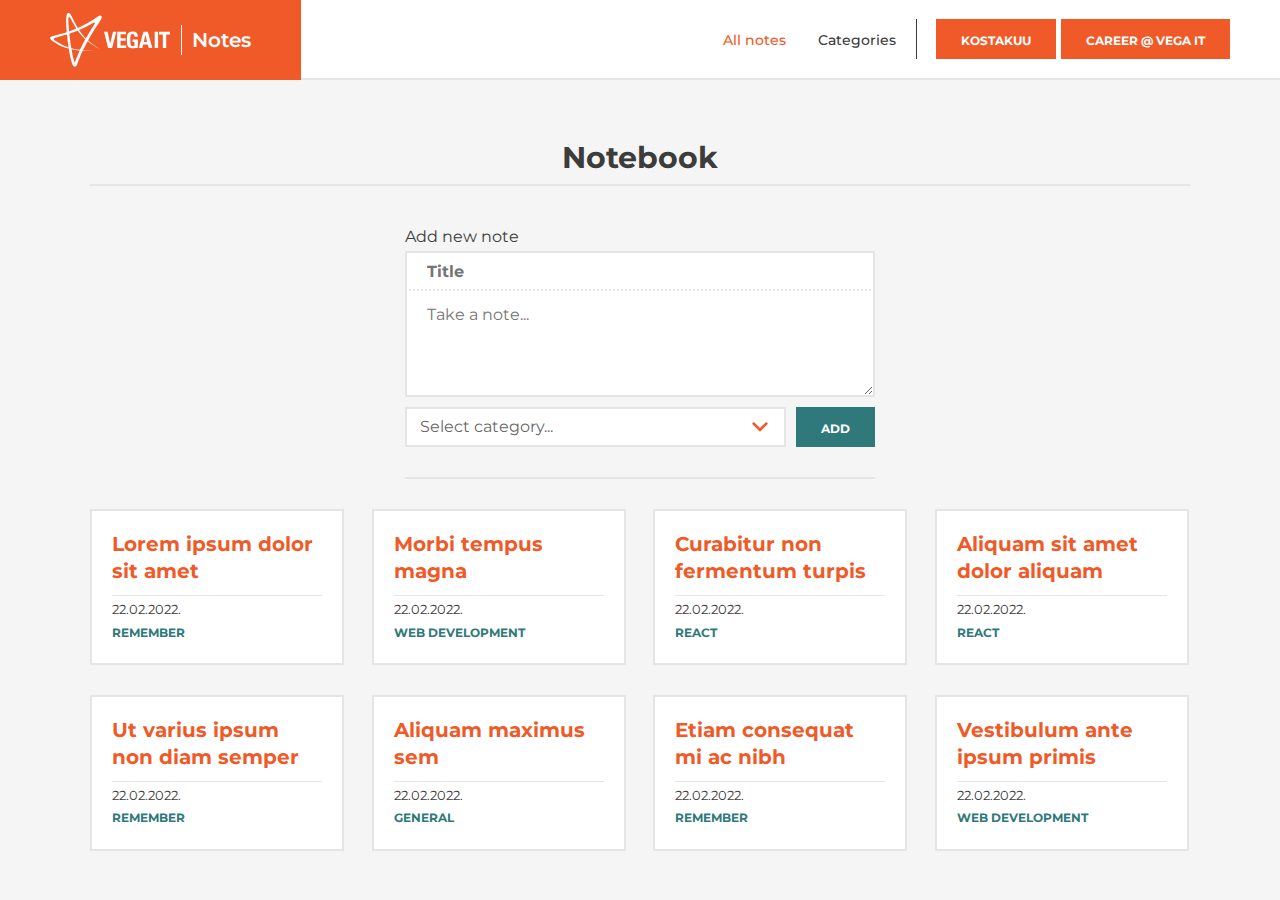
<file: index.html>
<!DOCTYPE html>
<html lang="en">

<head>
    <meta http-equiv="x-ua-compatible" content="ie=edge">
    <meta name="viewport" content="width=device-width, initial-scale=1, shrink-to-fit=no">
    <meta name="format-detection" content="telephone=no">
    <meta charset="utf-8">
    <meta name="description" content="">
    <title>Notebook | Home page</title>
    <link rel="preconnect" href="https://fonts.googleapis.com">
    <link rel="preconnect" href="https://fonts.gstatic.com" crossorigin>
    <link href="https://fonts.googleapis.com/css2?family=Montserrat:wght@400;500;600;700" rel="stylesheet">
    <meta name="robots" content="noindex, nofollow">
    <meta name="googlebot" content="noindex, nofollow">
    <!-- main css file -->
    <link rel="stylesheet" href="css/style.css">
    <!-- global js file -->
    <script defer src="js/global.js"></script>
    <link href="favicon.ico" rel="icon"/>
</head>

<body>
<header class="header header--orange">
    <a href="index.html" class="header__logo">
        <img src="images/logo-white.svg" alt="" class="header__logo-img"/>
        <span class="header__logo-text">Notes</span>
    </a>
    <button class="header__hamburger js-header-hamburger">
        <span class="header__hamburger__bar"></span>
        <span class="sr-only">Menu</span>
    </button>
    <div class="header__actions js-header-actions">
        <nav class="header__nav">
            <a href="index.html" class="header__nav-link header__nav-link--active">All notes</a>
            <a href="categories.html" class="header__nav-link">Categories</a>
        </nav>
        <div class="header__buttons">
            <a href="https://kostakuu.rs" target="_blank" class="header__btn btn btn--orange">kostakuu</a>
            <a href="https://www.vegait.rs/career/" target="_blank" class="header__btn btn btn--orange">
                Career @ Vega IT
            </a>
        </div>
    </div>
</header>
<main class="main">
    <div class="wrap">
        <div class="intro">
            <h1 class="intro__title">Notebook</h1>
        </div>
        <div class="new-note">
            <form action="javascript:;" class="new-note__form form">
                <div class="form__row">
                    <div class="form__item">
                        <label for="noteTitle" class="form__label">Add new note</label>
                        <input type="text" id="noteTitle" class="new-note__input form__input" placeholder="Title">
                        <label>
                            <textarea class="new-note__textarea form__textarea" placeholder="Take a note..."></textarea>
                        </label>
                    </div>
                </div>
                <div class="new-note__actions form__actions">
                    <div class="form__dropdown js-dropdown">
                        <button type="button"
                                class="form__dropdown-btn form__dropdown-btn--placeholder js-dropdown-btn">Select
                            category...
                        </button>
                        <ul class="form__dropdown-list">
                            <li class="form__dropdown-item js-dropdown-item">Remember</li>
                            <li class="form__dropdown-item js-dropdown-item">Web development</li>
                            <li class="form__dropdown-item js-dropdown-item">React</li>
                            <li class="form__dropdown-item js-dropdown-item">General</li>
                        </ul>
                    </div>
                    <button type="submit" class="new-note__submit btn btn--green">Add</button>
                </div>
            </form>
        </div>
        <div class="notebook">
            <div class="notebook__item">
                <h2 class="notebook__title">
                    <a href="item-details.html" class="notebook__link">Lorem ipsum dolor sit amet</a>
                </h2>
                <span class="notebook__date">22.02.2022.</span>
                <a href="category-filter.html" class="notebook__category">Remember</a>
            </div>
            <div class="notebook__item">
                <h2 class="notebook__title">
                    <a href="item-details.html" class="notebook__link">Morbi tempus magna</a>
                </h2>
                <span class="notebook__date">22.02.2022.</span>
                <a href="category-filter.html" class="notebook__category">Web development</a>
            </div>
            <div class="notebook__item">
                <h2 class="notebook__title">
                    <a href="item-details.html" class="notebook__link">Curabitur non fermentum turpis</a>
                </h2>
                <span class="notebook__date">22.02.2022.</span>
                <a href="category-filter.html" class="notebook__category">React</a>
            </div>
            <div class="notebook__item">
                <h2 class="notebook__title">
                    <a href="item-details.html" class="notebook__link">Aliquam sit amet dolor aliquam</a>
                </h2>
                <span class="notebook__date">22.02.2022.</span>
                <a href="category-filter.html" class="notebook__category">React</a>
            </div>
            <div class="notebook__item">
                <h2 class="notebook__title">
                    <a href="item-details.html" class="notebook__link">Ut varius ipsum non diam semper</a>
                </h2>
                <span class="notebook__date">22.02.2022.</span>
                <a href="category-filter.html" class="notebook__category">Remember</a>
            </div>
            <div class="notebook__item">
                <h2 class="notebook__title">
                    <a href="item-details.html" class="notebook__link">Aliquam maximus sem</a>
                </h2>
                <span class="notebook__date">22.02.2022.</span>
                <a href="category-filter.html" class="notebook__category">General</a>
            </div>
            <div class="notebook__item">
                <h2 class="notebook__title">
                    <a href="item-details.html" class="notebook__link">Etiam consequat mi ac nibh</a>
                </h2>
                <span class="notebook__date">22.02.2022.</span>
                <a href="category-filter.html" class="notebook__category">Remember</a>
            </div>
            <div class="notebook__item">
                <h2 class="notebook__title">
                    <a href="item-details.html" class="notebook__link">Vestibulum ante ipsum primis</a>
                </h2>
                <span class="notebook__date">22.02.2022.</span>
                <a href="category-filter.html" class="notebook__category">Web development</a>
            </div>
        </div>
    </div>
</main>
</body>

</html>
</file>
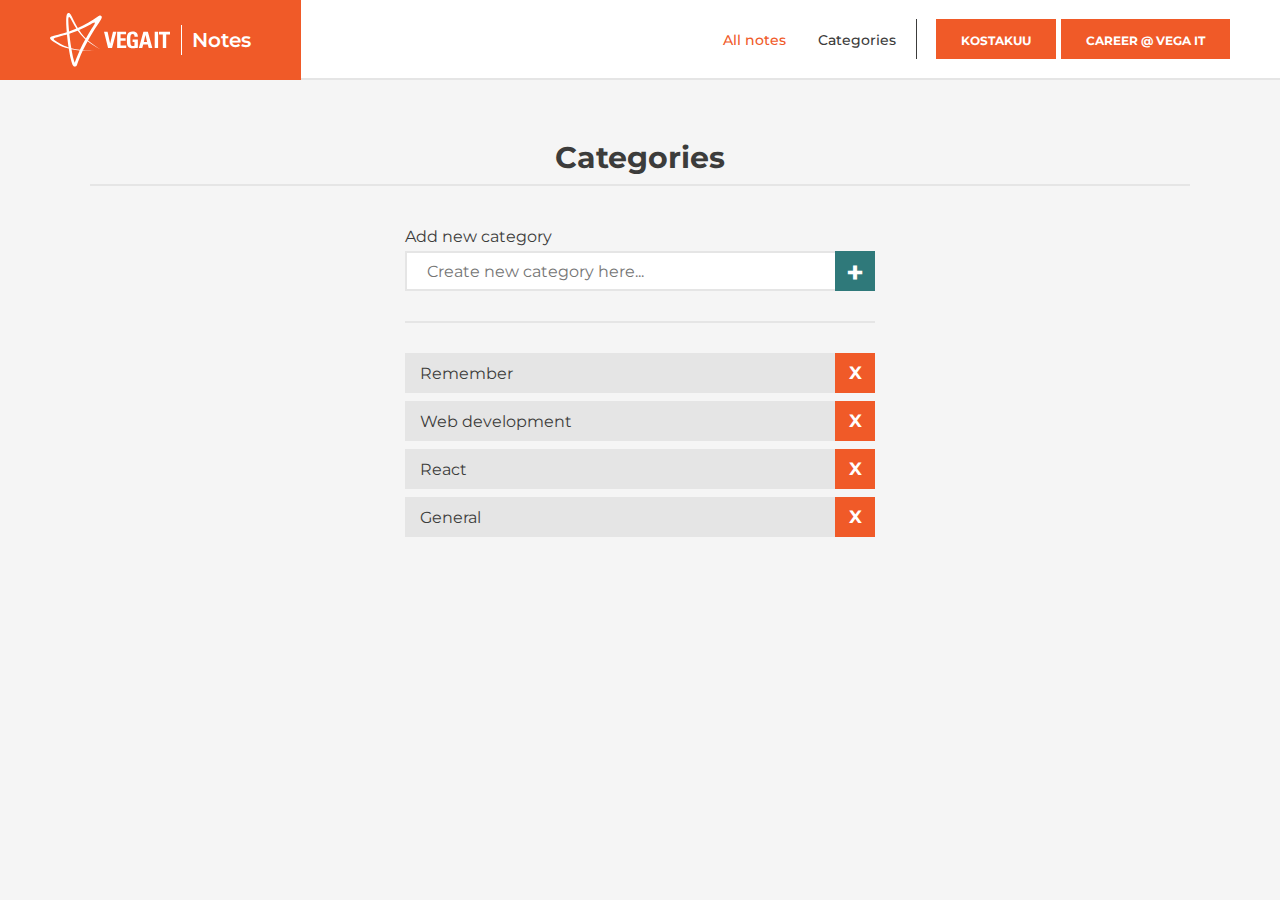
<file: categories.html>
<!DOCTYPE html>
<html lang="en">

<head>
    <meta http-equiv="x-ua-compatible" content="ie=edge">
    <meta name="viewport" content="width=device-width, initial-scale=1, shrink-to-fit=no">
    <meta name="format-detection" content="telephone=no">
    <meta charset="utf-8">
    <meta name="description" content="">
    <title>TODO page</title>
    <link rel="preconnect" href="https://fonts.googleapis.com">
    <link rel="preconnect" href="https://fonts.gstatic.com" crossorigin>
    <link href="https://fonts.googleapis.com/css2?family=Montserrat:wght@400;500;600;700" rel="stylesheet">
    <meta name="robots" content="noindex, nofollow">
    <meta name="googlebot" content="noindex, nofollow">
    <!-- main css file -->
    <link rel="stylesheet" href="css/style.css">
    <!-- global js file -->
    <script defer src="js/global.js"></script>
    <link href="favicon.ico" rel="icon"/>
</head>

<body>
<header class="header header--orange">
    <a href="index.html" class="header__logo">
        <img src="images/logo-white.svg" alt="" class="header__logo-img"/>
        <span class="header__logo-text">Notes</span>
    </a>
    <button class="header__hamburger js-header-hamburger">
        <span class="header__hamburger__bar"></span>
        <span class="sr-only">Menu</span>
    </button>
    <div class="header__actions js-header-actions">
        <nav class="header__nav">
            <a href="index.html" class="header__nav-link header__nav-link--active">All notes</a>
            <a href="categories.html" class="header__nav-link">Categories</a>
        </nav>
        <div class="header__buttons">
            <a href="https://kostakuu.rs" target="_blank" class="header__btn btn btn--orange">kostakuu</a>
            <a href="https://www.vegait.rs/career/" target="_blank" class="header__btn btn btn--orange">
                Career @ Vega IT
            </a>
        </div>
    </div>
</header>
<main class="main">
    <div class="wrap">
        <div class="intro">
            <h1 class="intro__title">Categories</h1>
        </div>
        <div class="todo">
            <div class="todo__wrap">
                <form action="javascript:" class="form todo__form">
                    <div class="form__row">
                        <div class="form__item">
                            <label for="input" class="form__label">Add new category</label>
                            <input type="text" id="input" class="form__input"
                                   placeholder="Create new category here..."/>
                        </div>
                    </div>
                    <div class="form__actions">
                        <button type="submit" class="todo__btn btn btn--green">+</button>
                    </div>
                </form>
                <ul class="todo__list">
                    <li class="todo__item">
                        <a href="category-filter.html" class="todo__text todo__text--category">Remember</a>
                        <button type="button" class="todo__remove">X</button>
                    </li>
                    <li class="todo__item">
                        <a href="category-filter.html" class="todo__text todo__text--category">Web development</a>
                        <button type="button" class="todo__remove">X</button>
                    </li>
                    <li class="todo__item">
                        <a href="category-filter.html" class="todo__text todo__text--category">React</a>
                        <button type="button" class="todo__remove">X</button>
                    </li>
                    <li class="todo__item">
                        <a href="category-filter.html" class="todo__text todo__text--category">General</a>
                        <button type="button" class="todo__remove">X</button>
                    </li>
                </ul>
            </div>
        </div>
    </div>
</main>
</body>

</html>
</file>
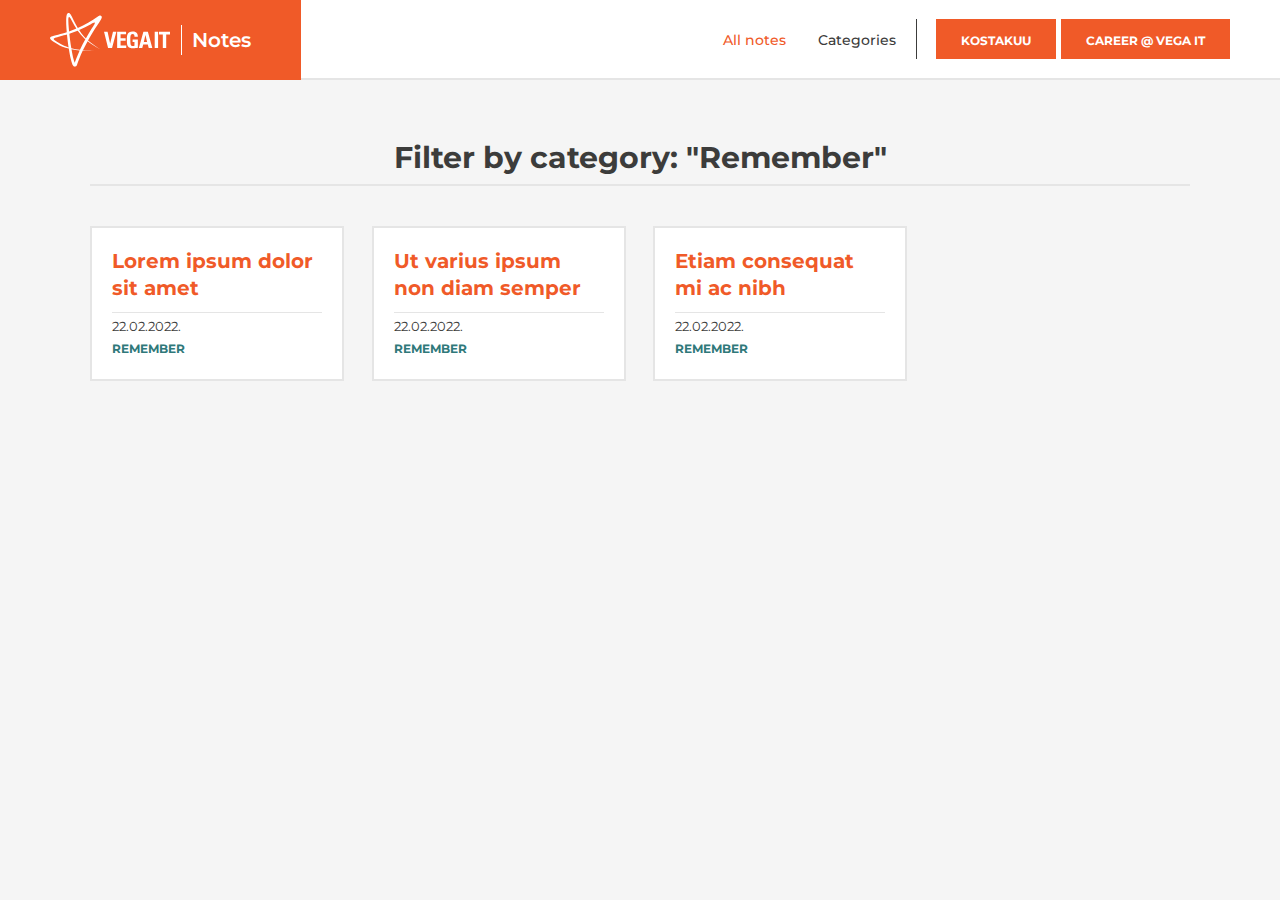
<file: category-filter.html>
<!DOCTYPE html>
<html lang="en">

<head>
    <meta http-equiv="x-ua-compatible" content="ie=edge">
    <meta name="viewport" content="width=device-width, initial-scale=1, shrink-to-fit=no">
    <meta name="format-detection" content="telephone=no">
    <meta charset="utf-8">
    <meta name="description" content="">
    <title>Notebook | Home page</title>
    <link rel="preconnect" href="https://fonts.googleapis.com">
    <link rel="preconnect" href="https://fonts.gstatic.com" crossorigin>
    <link href="https://fonts.googleapis.com/css2?family=Montserrat:wght@400;500;600;700" rel="stylesheet">
    <meta name="robots" content="noindex, nofollow">
    <meta name="googlebot" content="noindex, nofollow">
    <!-- main css file -->
    <link rel="stylesheet" href="css/style.css">
    <!-- global js file -->
    <script defer src="js/global.js"></script>
    <link href="favicon.ico" rel="icon"/>
</head>

<body>
<header class="header header--orange">
    <a href="index.html" class="header__logo">
        <img src="images/logo-white.svg" alt="" class="header__logo-img"/>
        <span class="header__logo-text">Notes</span>
    </a>
    <button class="header__hamburger js-header-hamburger">
        <span class="header__hamburger__bar"></span>
        <span class="sr-only">Menu</span>
    </button>
    <div class="header__actions js-header-actions">
        <nav class="header__nav">
            <a href="index.html" class="header__nav-link header__nav-link--active">All notes</a>
            <a href="categories.html" class="header__nav-link">Categories</a>
        </nav>
        <div class="header__buttons">
            <a href="https://kostakuu.rs" target="_blank" class="header__btn btn btn--orange">kostakuu</a>
            <a href="https://www.vegait.rs/career/" target="_blank" class="header__btn btn btn--orange">
                Career @ Vega IT
            </a>
        </div>
    </div>
</header>
<main class="main">
    <div class="wrap">
        <div class="intro">
            <h1 class="intro__title">Filter by category: "Remember"</h1>
        </div>
        <div class="notebook">
            <div class="notebook__item">
                <h2 class="notebook__title">
                    <a href="item-details.html" class="notebook__link">Lorem ipsum dolor sit amet</a>
                </h2>
                <span class="notebook__date">22.02.2022.</span>
                <a href="category-filter.html" class="notebook__category">Remember</a>
            </div>
            <div class="notebook__item">
                <h2 class="notebook__title">
                    <a href="item-details.html" class="notebook__link">Ut varius ipsum non diam semper</a>
                </h2>
                <span class="notebook__date">22.02.2022.</span>
                <a href="category-filter.html" class="notebook__category">Remember</a>
            </div>
            <div class="notebook__item">
                <h2 class="notebook__title">
                    <a href="item-details.html" class="notebook__link">Etiam consequat mi ac nibh</a>
                </h2>
                <span class="notebook__date">22.02.2022.</span>
                <a href="category-filter.html" class="notebook__category">Remember</a>
            </div>
        </div>
    </div>
</main>
</body>

</html>
</file>
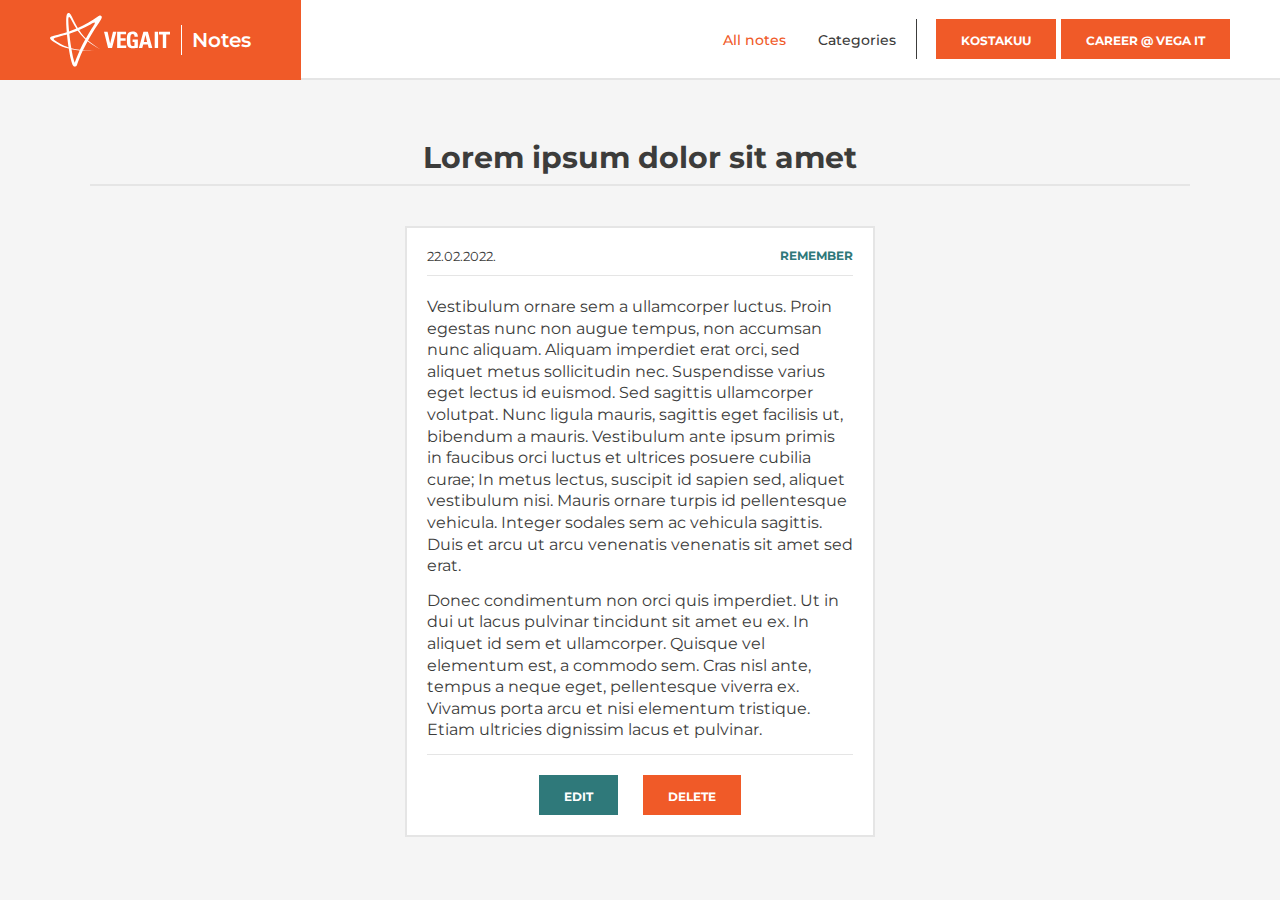
<file: item-details.html>
<!DOCTYPE html>
<html lang="en">

<head>
    <meta http-equiv="x-ua-compatible" content="ie=edge">
    <meta name="viewport" content="width=device-width, initial-scale=1, shrink-to-fit=no">
    <meta name="format-detection" content="telephone=no">
    <meta charset="utf-8">
    <meta name="description" content="">
    <title>Notebook | Item details</title>
    <link rel="preconnect" href="https://fonts.googleapis.com">
    <link rel="preconnect" href="https://fonts.gstatic.com" crossorigin>
    <link href="https://fonts.googleapis.com/css2?family=Montserrat:wght@400;500;600;700" rel="stylesheet">
    <meta name="robots" content="noindex, nofollow">
    <meta name="googlebot" content="noindex, nofollow">
    <!-- main css file -->
    <link rel="stylesheet" href="css/style.css">
    <!-- global js file -->
    <script defer src="js/global.js"></script>
    <link href="favicon.ico" rel="icon"/>
</head>

<body>
<header class="header header--orange">
    <a href="index.html" class="header__logo">
        <img src="images/logo-white.svg" alt="" class="header__logo-img"/>
        <span class="header__logo-text">Notes</span>
    </a>
    <button class="header__hamburger js-header-hamburger">
        <span class="header__hamburger__bar"></span>
        <span class="sr-only">Menu</span>
    </button>
    <div class="header__actions js-header-actions">
        <nav class="header__nav">
            <a href="index.html" class="header__nav-link header__nav-link--active">All notes</a>
            <a href="categories.html" class="header__nav-link">Categories</a>
        </nav>
        <div class="header__buttons">
            <a href="https://kostakuu.rs" target="_blank" class="header__btn btn btn--orange">kostakuu</a>
            <a href="https://www.vegait.rs/career/" target="_blank" class="header__btn btn btn--orange">
                Career @ Vega IT
            </a>
        </div>
    </div>
</header>
<main class="main">
    <div class="wrap">
        <div class="intro">
            <h1 class="intro__title">Lorem ipsum dolor sit amet</h1>
        </div>
        <div class="note">
            <div class="note__content">
                <div class="note__details">
                    <span class="note__date">22.02.2022.</span>
                    <a href="category-filter.html" class="note__category">Remember</a>
                </div>
                <p class="note__text">
                    Vestibulum ornare sem a ullamcorper luctus. Proin egestas nunc non augue tempus, non accumsan nunc
                    aliquam. Aliquam imperdiet erat orci, sed aliquet metus sollicitudin nec. Suspendisse varius eget
                    lectus id euismod. Sed sagittis ullamcorper volutpat. Nunc ligula mauris, sagittis eget facilisis
                    ut, bibendum a mauris. Vestibulum ante ipsum primis in faucibus orci luctus et ultrices posuere
                    cubilia curae; In metus lectus, suscipit id sapien sed, aliquet vestibulum nisi. Mauris ornare
                    turpis id pellentesque vehicula. Integer sodales sem ac vehicula sagittis. Duis et arcu ut arcu
                    venenatis venenatis sit amet sed erat.
                </p>
                <p class="note__text">
                    Donec condimentum non orci quis imperdiet. Ut in dui ut lacus pulvinar tincidunt sit amet eu ex. In
                    aliquet id sem et ullamcorper. Quisque vel elementum est, a commodo sem. Cras nisl ante, tempus a
                    neque eget, pellentesque viverra ex. Vivamus porta arcu et nisi elementum tristique. Etiam ultricies
                    dignissim lacus et pulvinar.
                </p>
                <div class="note__actions">
                    <a href="item-edit.html" class="btn btn--green">Edit</a>
                    <button type="button" class="btn btn--orange">Delete</button>
                </div>
            </div>
        </div>
    </div>
</main>
</body>

</html>
</file>
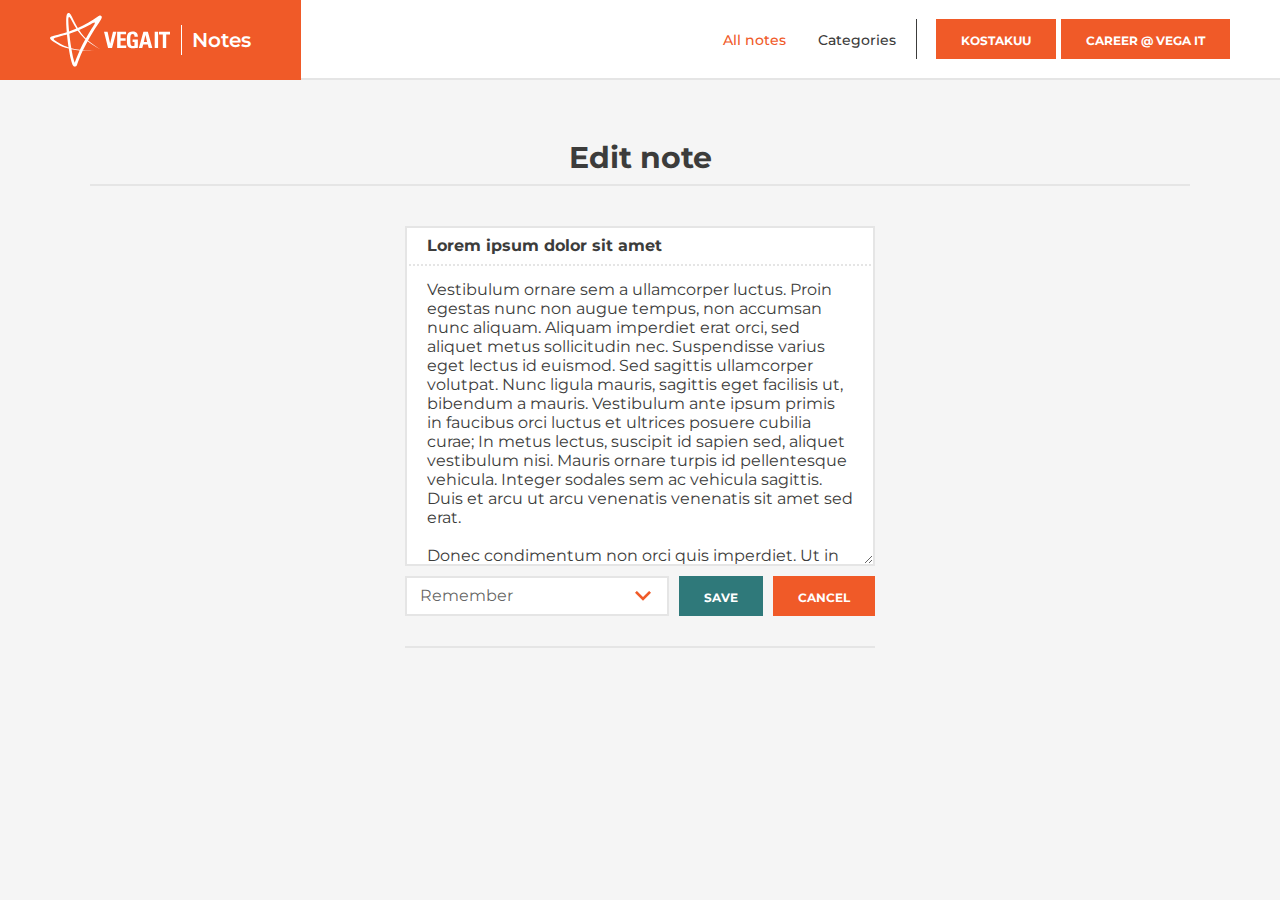
<file: item-edit.html>
<!DOCTYPE html>
<html lang="en">

<head>
    <meta http-equiv="x-ua-compatible" content="ie=edge">
    <meta name="viewport" content="width=device-width, initial-scale=1, shrink-to-fit=no">
    <meta name="format-detection" content="telephone=no">
    <meta charset="utf-8">
    <meta name="description" content="">
    <title>Notebook | Item edit</title>
    <link rel="preconnect" href="https://fonts.googleapis.com">
    <link rel="preconnect" href="https://fonts.gstatic.com" crossorigin>
    <link href="https://fonts.googleapis.com/css2?family=Montserrat:wght@400;500;600;700" rel="stylesheet">
    <meta name="robots" content="noindex, nofollow">
    <meta name="googlebot" content="noindex, nofollow">
    <!-- main css file -->
    <link rel="stylesheet" href="css/style.css">
    <!-- global js file -->
    <script defer src="js/global.js"></script>
    <link href="favicon.ico" rel="icon"/>
</head>

<body>
<header class="header header--orange">
    <a href="index.html" class="header__logo">
        <img src="images/logo-white.svg" alt="" class="header__logo-img"/>
        <span class="header__logo-text">Notes</span>
    </a>
    <button class="header__hamburger js-header-hamburger">
        <span class="header__hamburger__bar"></span>
        <span class="sr-only">Menu</span>
    </button>
    <div class="header__actions js-header-actions">
        <nav class="header__nav">
            <a href="index.html" class="header__nav-link header__nav-link--active">All notes</a>
            <a href="categories.html" class="header__nav-link">Categories</a>
        </nav>
        <div class="header__buttons">
            <a href="https://kostakuu.rs" target="_blank" class="header__btn btn btn--orange">kostakuu</a>
            <a href="https://www.vegait.rs/career/" target="_blank" class="header__btn btn btn--orange">
                Career @ Vega IT
            </a>
        </div>
    </div>
</header>
<main class="main">
    <div class="wrap">
        <div class="intro">
            <h1 class="intro__title">Edit note</h1>
        </div>
        <div class="new-note">
            <form action="javascript:;" class="new-note__form form">
                <div class="form__row">
                    <div class="form__item">
                        <label for="noteTitle"></label>
                        <input type="text" id="noteTitle"
                               class="new-note__input form__input" placeholder="Title"
                               value="Lorem ipsum dolor sit amet">
                        <label>
                            <textarea class="new-note__textarea form__textarea" placeholder="Take a note..."
                                      style="height: 300px;">Vestibulum ornare sem a ullamcorper luctus. Proin egestas nunc non augue tempus, non accumsan nunc aliquam. Aliquam imperdiet erat orci, sed aliquet metus sollicitudin nec. Suspendisse varius eget lectus id euismod. Sed sagittis ullamcorper volutpat. Nunc ligula mauris, sagittis eget facilisis ut, bibendum a mauris. Vestibulum ante ipsum primis in faucibus orci luctus et ultrices posuere cubilia curae; In metus lectus, suscipit id sapien sed, aliquet vestibulum nisi. Mauris ornare turpis id pellentesque vehicula. Integer sodales sem ac vehicula sagittis. Duis et arcu ut arcu venenatis venenatis sit amet sed erat.

Donec condimentum non orci quis imperdiet. Ut in dui ut lacus pulvinar tincidunt sit amet eu ex. In aliquet id sem et ullamcorper. Quisque vel elementum est, a commodo sem. Cras nisl ante, tempus a neque eget, pellentesque viverra ex. Vivamus porta arcu et nisi elementum tristique. Etiam ultricies dignissim lacus et pulvinar.</textarea>
                        </label>
                    </div>
                </div>
                <div class="new-note__actions form__actions">
                    <div class="form__dropdown js-dropdown">
                        <button type="button"
                                class="form__dropdown-btn form__dropdown-btn--placeholder js-dropdown-btn">Remember
                        </button>
                        <ul class="form__dropdown-list">
                            <li class="form__dropdown-item js-dropdown-item form__dropdown-item--selected">Remember</li>
                            <li class="form__dropdown-item js-dropdown-item">Web development</li>
                            <li class="form__dropdown-item js-dropdown-item">React</li>
                            <li class="form__dropdown-item js-dropdown-item">General</li>
                        </ul>
                    </div>
                    <button type="submit" class="new-note__submit btn btn--green">Save</button>
                    <a href="item-details.html" class="new-note__submit btn btn--orange">Cancel</a>
                </div>
            </form>
        </div>
    </div>
</main>
</body>

</html>
</file>
<file: css/style.css>
@charset "UTF-8";
/*--------------------------------------------------------------
# Config
--------------------------------------------------------------*/
body, div, dl, dt, dd, ul, ol, li, h1, h2, h3, h4, h5, h6, pre, form, fieldset, input, textarea, p, blockquote, th, td {
	margin: 0;
	padding: 0;
}
article, aside, details, figcaption, figure, footer, header, hgroup, nav, section, main {
	display: block;
}
audio:not([controls]) {
	display: none;
}
[hidden] {
	display: none;
}
html {
	font-size: 100%;
	-webkit-text-size-adjust: 100%;
	-ms-text-size-adjust: 100%;
}
body {
	font-size: 1em;
	line-height: 1.35;
	-moz-osx-font-smoothing: grayscale;
	-webkit-font-smoothing: antialiased;
}
::-moz-selection {
	background: #000;
	color: #fff;
	text-shadow: none;
}
::selection {
	background: #000;
	color: #fff;
	text-shadow: none;
}
a {
	text-decoration: none;
}
a:focus, a:hover, a:active {
	outline: none;
}
abbr[title] {
	border-bottom: 1px dotted;
}
b, strong {
	font-weight: bold;
}
blockquote {
	margin: 0;
}
dfn {
	font-style: italic;
}
hr {
	display: block;
	height: 1px;
	border: 0;
	border-top: 1px solid #ccc;
	margin: 1em 0;
	padding: 0;
}
ins {
	background: #ff9;
	color: #000;
	text-decoration: none;
}
pre, code, kbd, samp {
	font-family: monospace, serif;
	font-size: 1em;
}
pre {
	white-space: pre;
	word-wrap: break-word;
}
q {
	quotes: none;
}
q::before, q::after {
	content: "";
}
small {
	font-size: 85%;
}
sub, sup {
	font-size: 75%;
	line-height: 0;
	position: relative;
	vertical-align: baseline;
}
sup {
	top: -0.5em;
}
sub {
	bottom: -0.25em;
}
nav ul, nav ol, ul, li {
	list-style: none;
	list-style-image: none;
	margin: 0;
	padding: 0;
}
img {
	border: 0;
	max-width: 100%;
	-ms-interpolation-mode: bicubic;
	vertical-align: middle;
}
svg:not(:root) {
	overflow: hidden;
}
figure {
	margin: 0;
}
form {
	margin: 0;
}
fieldset {
	border: 0;
	margin: 0;
	padding: 0;
}
label {
	cursor: pointer;
}
legend {
	border: 0;
	padding: 0;
	white-space: normal;
}
button, input, select, textarea {
	font-family: var(--font);
	font-size: 100%;
	margin: 0;
	vertical-align: baseline;
}
button,
input {
	line-height: normal;
}
button, input[type=button], input[type=reset], input[type=submit] {
	cursor: pointer;
	-webkit-appearance: button;
}
button[disabled], input[disabled] {
	cursor: default;
}
input[type=text], input[type=email], input[type=password], input[type=search], textarea {
	box-shadow: none;
	appearance: none;
}
button::-moz-focus-inner, input::-moz-focus-inner {
	border: 0;
	padding: 0;
}
textarea {
	overflow: auto;
	vertical-align: top;
	resize: vertical;
}
input:invalid, textarea:invalid {
	background-color: #f0dddd;
}
input, textarea, select {
	outline: none;
}
table {
	border-collapse: collapse;
	border-spacing: 0;
	border-color: transparent;
}
td {
	vertical-align: top;
}

/*--------------------------------------------------------------
# Helpers
--------------------------------------------------------------*/

*, *::before, *::after{
	box-sizing: border-box;
}

.sr-only {
	border: 0;
	clip: rect(0 0 0 0);
	height: 1px;
	margin: -1px;
	overflow: hidden;
	padding: 0;
	position: absolute;
	width: 1px;
}

:root {
	--white: #fff;
	--black: #3C3C3B;
	--orange: #F05A28;
	--red: #E64845;
	--green: #2F797A;
	--grey-light: #E5E5E5;
	--grey-lighter: #F5F5F5;
	--font: 'Montserrat', sans-serif;
	--transition: 0.4s ease;
}

/*--------------------------------------------------------------
# Base
--------------------------------------------------------------*/

body {
	background-color: var(--grey-lighter);
	color: var(--black);
	font-family: var(--font);
	font-size: 18px;
	font-weight: 400;
}

.wrap {
	margin: 0 auto;
	max-width: 1140px;
	padding: 0 20px;
	width: 100%;
}

.main {
	width: 100%;
}

/*--------------------------------------------------------------
# Links and buttons
--------------------------------------------------------------*/
a,
button {
	appearance: none;
	outline: none;
}

button,
input[type=button],
input[type=submit] {
	background: none;
	border: 0;
	cursor: pointer;
	outline: none;
	padding: 0;
}

.btn {
	border: 1px solid;
	display: inline-block;
	font-size: 12px;
	font-weight: bold;
	height: 40px;
	line-height: 42px;
	padding: 0 24px;
	text-transform: uppercase;
	transition: var(--transition);
}

.btn--orange {
	background-color: var(--orange);
	border-color: var(--orange);
	color: var(--white);
}

.btn--orange:hover {
	background-color: rgba(255, 255, 255, 0);
	color: var(--orange);
}

.btn--green {
	background-color: var(--green);
	border-color: var(--green);
	color: var(--white);
}

.btn--green:hover {
	background-color: rgba(255, 255, 255, 0);
	color: var(--green);
}

.btn--red {
	background-color: var(--red);
	border-color: var(--red);
	color: var(--white);
}

.btn--red:hover {
	background-color: rgba(255, 255, 255, 0);
	color: var(--red);
}

.btn-back {
	color: var(--black);
	font-size: 12px;
	font-weight: 700;
	position: relative;
	text-transform: uppercase;
}

.btn-back::before {
	background-image: url(../images/ico-arrow-left-black.svg);
	background-size: 6px 9px;
	content: '';
	display: inline-block;
	height: 9px;
	margin: 0 9px 0 3px;
	width: 6px;
}

.btn-back:hover {
	text-decoration: underline;
}

.btn--small {
	height: 30px;
	line-height: 30px;
	padding: 0 13px;
}

/*--------------------------------------------------------------
# Forms
--------------------------------------------------------------*/
input,
textarea {
	background: var(--white);
	border: 2px solid var(--grey-light);
	border-radius: 0;
	box-shadow: none;
	color: var(--black);
	font-family: var(--font);
	font-size: 16px;
	padding: 0 20px;
	width: 100%;
}
input::-webkit-input-placeholder, textarea::-webkit-input-placeholder,
input::-moz-placeholder, textarea::-moz-placeholder,
input:-ms-input-placeholder, textarea:-ms-input-placeholder,
input::-ms-input-placeholder, textarea::-ms-input-placeholder,
input::placeholder, textarea::placeholder {
	color: rgba(60, 60, 59, 0.5);
}

.form {
	text-align: left;
	width: 100%;
}

.form__row {
	display: flex;
	margin-bottom: 20px;
	width: 100%;
}

.form__actions {
	text-align: center;
}

.form__item {
	width: 100%;
}

.form__item--required .form__label::after {
	color: var(--orange);
	content: '*';
}

.form__label {
	display: block;
	font-weight: 400;
	font-size: 16px;
	margin-bottom: 4px;
}

.form__item-error {
	color: var(--red);
	font-size: 12px;
	font-weight: 500;
}

.form__input {
	height: 40px;
}

.form__input[disabled] {
	background-color: var(--grey-light);
}

.form__dropdown {
	position: relative;
	width: 100%;
}

.form__dropdown--active .form__dropdown-btn::after {
	transform: translateY(-50%) rotate(180deg);
}

.form__dropdown--active .form__dropdown-list {
	display: block;
}

.form__dropdown--error .form__dropdown-btn::placeholder {
	color: var(--red);
}

.form__dropdown-btn {
	background-color: var(--white);
	border: 2px solid var(--grey-light);
	color: var(--black);
	font-family: var(--font);
	font-size: 16px;
	overflow: hidden;
	padding: 8px 40px 9px 13px;
	position: relative;
	text-align: left;
	text-overflow: ellipsis;
	white-space: nowrap;
	width: 100%;
}

.form__dropdown-btn--placeholder {
	color: rgba(60, 60, 59, 0.8);
}

.form__dropdown-btn::after {
	background-image: url(../images/ico-arrow-down.svg);
	background-size: 16px 11px;
	content: '';
	height: 11px;
	position: absolute;
	right: 16px;
	top: 50%;
	transform: translateY(-50%);
	transition: transform var(--transition);
	width: 16px;
}

.form__dropdown-list {
	background-color: var(--white);
	border: 2px solid var(--grey-light);
	border-top: 0;
	display: none;
	left: 0;
	max-height: 240px;
	overflow: auto;
	padding: 1px 18px 3px;
	position: absolute;
	top: 100%;
	width: 100%;
	z-index: 5;
}

.form__dropdown-item {
	border-bottom: 1px solid var(--grey-light);
	cursor: pointer;
	font-size: 16px;
	padding: 9px 0 7px;
	text-align: left;
	transition: color var(--transition);
	width: 100%;
}

.form__dropdown-item:last-child {
	border-bottom: 0;
}

.form__dropdown-item:hover,
.form__dropdown-item--selected {
	color: var(--orange);
}

.form__dropdown-item-multi {
	padding-left: 26px;
	position: relative;
}

.form__dropdown-item-multi::before {
	top: 16px;
}

.form__dropdown-item-multi.form__dropdown-item--selected::after {
	left: 2px;
	top: 19px;
}

.form__dropdown-item-multi::before,
.form__checkbox-label::before {
	border: 1px solid var(--black);
	border-radius: 2px;
	content: '';
	height: 16px;
	left: 0;
	position: absolute;
	width: 16px;
}

.form__dropdown-item-multi.form__dropdown-item--selected::after,
.form__checkbox-input:checked ~ .form__checkbox-label::after {
	background-image: url(../images/ico-checkmark.svg);
	background-size: 12px 10px;
	content: '';
	height: 10px;
	position: absolute;
	width: 12px;
}

.form__checkbox {
	position: relative;
	width: 100%;
}

.form__checkbox:first-of-type {
	padding-top: 6px;
}

.form__checkbox-input {
	border: 0;
	height: 1px;
	left: 0;
	opacity: 0;
	padding: 0;
	position: absolute;
	top: 0;
	width: 1px;
}

.form__checkbox-input:checked ~ .form__checkbox-label::after {
	left: 2px;
	top: 9px;
}

.form__checkbox-label {
	display: inline-block;
	font-size: 16px;
	padding: 4px 0 3px 36px;
	position: relative;
}

.form__checkbox-label::before {
	top: 6px;
}

.form__radio {
	position: relative;
	width: 100%;
}

.form__radio:first-of-type {
	padding-top: 6px;
}

.form__radio-input {
	border: 0;
	height: 1px;
	left: 0;
	opacity: 0;
	padding: 0;
	position: absolute;
	top: 0;
	width: 1px;
}

.form__radio-input:checked ~ .form__radio-label::after {
	background-color: var(--orange);
	border-radius: 50%;
	content: '';
	height: 10px;
	left: 3px;
	position: absolute;
	top: 9px;
	width: 10px;
}

.form__radio-label {
	display: inline-block;
	font-size: 16px;
	padding: 4px 0 3px 36px;
	position: relative;
}

.form__radio-label::before {
	border: 1px solid var(--black);
	border-radius: 50%;
	content: '';
	height: 16px;
	left: 0;
	position: absolute;
	top: 6px;
	width: 16px;
}

.form__textarea {
	height: 140px;
	padding: 14px 20px;
}

.form__upload {
	border: 0;
	color: var(--black);
	font-size: 14px;
	padding: 0;
	position: relative;
}
.form__upload::-webkit-file-upload-button {
	background: var(--white);
	border: 1px solid var(--black);
	color: var(--black);
	cursor: pointer;
	font-family: var(--font);
	font-size: 12px;
	font-weight: 700;
	height: 50px;
	line-height: 50px;
	margin-right: 10px;
	padding: 0 23px 0 42px;
	text-transform: uppercase;
}
.form__upload::before {
	background-image: url(../images/ico-attach.svg);
	background-size: 7px 13px;
	content: '';
	height: 13px;
	left: 28px;
	position: absolute;
	top: 19px;
	width: 7px;
}

.form-error,
.form-error .form__dropdown-btn{
	border-color: var(--red) !important;
	color: var(--red) !important;
}

.form-error.form__checkbox-input ~ .form__checkbox-label,
.form-error.form__radio-input ~ .form__radio-label {
	color: var(--red);
}

.form-error.form__radio-input ~ .form__radio-label::before {
	border-color: var(--red);
}

.form-error::placeholder {
	color: var(--red);
}

.form__reorder {
	border-top: 2px solid var(--grey-light);
	width: 100%;
}

.form__reorder-listitem {
	border-bottom: 2px solid var(--grey-light);
	width: 100%;
}

.form__reorder-item {
	cursor: move;
	font-size: 16px;
	padding: 9px 55px 6px 20px;
	position: relative;
	width: 100%;
}

.form__reorder-item::after {
	background-image: url(../images/ico-reorder.svg);
	background-size: 12px 16px;
	content: '';
	height: 16px;
	position: absolute;
	right: 24px;
	top: 50%;
	transform: translateY(-50%);
	width: 12px;
}

@media only screen and (max-width: 767px) {
	.form__label {
		font-size: 14px;
	}
}

/*--------------------------------------------------------------
# Login
--------------------------------------------------------------*/

.login {
	align-items: center;
	background-color: var(--green);
	display: flex;
	height: 100vh;
	justify-content: center;
	width: 100%;
}

.login__box {
	background-color: var(--white);
	max-width: 570px;
	padding: 50px;
	text-align: center;
	width: 100%;
}

.login__header {
	margin-bottom: 14px;
	width: 100%;
}

.login__header-inner {
	display: flex;
	flex-wrap: wrap;
	justify-content: center;
	margin-bottom: 26px;
	text-align: center;
	width: 100%;
}

.login__logo {
	width: 60px;
}

.login__heading {
	font-size: 30px;
	font-weight: 700;
	width: 100%;
}

.login__subheading {
	font-size: 22px;
	font-weight: 600;
	text-transform: uppercase;
}

@media only screen and (max-width: 767px) {
	.login {
		align-items: flex-start;
		overflow: auto;
		padding: 20px;
	}
}

/*--------------------------------------------------------------
# Header
--------------------------------------------------------------*/

.header {
	align-items: stretch;
	background-color: var(--white);
	border-bottom: 2px solid var(--grey-light);
	display: flex;
	height: 80px;
	justify-content: space-between;
	width: 100%;
}

.header--green .header__logo {
	background-color: var(--green);
}

.header--green .header__nav-link:hover {
	color: var(--orange);
}

.header--orange .header__logo {
	background-color: var(--orange);
}

.header--orange .header__nav-link:hover {
	color: var(--green);
}

.header__logo {
	align-items: center;
	display: flex;
	margin-bottom: -2px;
	padding: 10px 50px;
}

.header__logo-img {
	margin-right: 11px;
	width: 120px;
}

.header__logo-text {
	color: var(--white);
	display: inline-block;
	font-size: 20px;
	font-weight: 600;
}

.header__logo-text:not(:first-child) {
	padding-left: 11px;
	position: relative;
}

.header__logo-text:not(:first-child)::before {
	background-color: var(--white);
	content: '';
	left: 0;
	height: 30px;
	position: absolute;
	top: 50%;
	transform: translateY(-50%);
	width: 1px;
}

.header__actions {
	align-items: center;
	display: flex;
	padding: 10px 50px;
}

.header__buttons:not(:first-child) {
	margin-left: 20px;
	padding-left: 20px;
	position: relative;
}

.header__buttons:not(:first-child)::before {
	background: var(--black);
	content: '';
	height: 40px;
	left: 0;
	position: absolute;
	top: 50%;
	transform: translateY(-50%);
	width: 1px;
}

.header__nav-link {
	color: var(--black);
	font-size: 14px;
	font-weight: 500;
	margin-left: 27px;
	transition: color var(--transition);
}

.header__nav-link:first-child {
	margin-left: 0;
}

.header__nav-link--active {
	color: var(--orange);
}

.header__hamburger {
	display: none;
	height: 22px;
	flex-grow: 0;
	flex-shrink: 0;
	margin: auto 20px;
	position: relative;
	width: 30px;
}

.header__hamburger::before,
.header__hamburger::after {
	background-color: var(--black);
	content: '';
	height: 2px;
	left: 0;
	position: absolute;
	transition: transform var(--transition);
	width: 100%;
}

.header__hamburger::before {
	top: 0;
}

.header__hamburger::after {
	bottom: 0;
}

.header__hamburger__bar {
	background-color: var(--black);
	display: block;
	height: 2px;
	padding: 0 5px;
	width: 100%;
}

@media only screen and (max-width: 992px) {
	.header__logo {
		padding: 10px 20px;
	}
	.header__hamburger {
		display: block;
	}
	.header__actions {
		background-color: var(--white);
		border-bottom: 2px solid var(--grey-light);
		display: none;
		left: 0;
		padding: 20px;
		position: fixed;
		top: 80px;
		width: 100%;
		z-index: 10;
	}
	.header__actions--open {
		display: block;
	}
	.header__buttons:not(:first-child) {
		margin-left: 0;
		padding-left: 0;
		width: 100%;
	}
	.header__buttons:not(:first-child)::before {
		display: none;
	}
	.header__nav {
		margin-bottom: 10px;
	}
	.header__nav-link {
		display: block;
		margin: 0;
		padding: 10px 0;
		width: 100%;
	}
	.header__hamburger--open .header__hamburger__bar {
		display: none;
	}
	.header__hamburger--open::before {
		transform: rotate(-45deg) translate(-7px,7px);
	}
	.header__hamburger--open::after {
		transform: rotate(45deg) translate(-7px,-7px);
	}
}

@media only screen and (max-width: 767px) {
	.header {
		height: 60px;
	}
	.header__logo {
		width: 100%;
	}
	.header__logo-img {
		width: 70px;
	}
	.header__logo-text {
		font-size: 12px;
	}
	.header__actions {
		top: 60px;
	}
}

/*--------------------------------------------------------------
# Intro
--------------------------------------------------------------*/

.intro {
	border-bottom: 2px solid var(--grey-light);
	margin-bottom: 40px;
	padding: 58px 0 5px;
	text-align: center;
	width: 100%;
}

.intro__title {
	font-size: 30px;
	font-weight: 700;
}

@media only screen and (max-width: 767px) {
	.intro {
		flex-wrap: wrap;
		padding: 40px 0 20px;
	}
	.intro__title {
		font-size: 24px;
		margin-bottom: 15px;
		width: 100%;
	}
	.intro__title:last-child {
		margin-bottom: 0;
	}
}

/*--------------------------------------------------------------
# TODO
--------------------------------------------------------------*/

.todo{
	width: 100%;
}

.todo__wrap {
	margin: 0 auto;
	max-width: 470px;
	width: 100%;
}

.todo__form {
	align-items: flex-end;
	border-bottom: 2px solid var(--grey-light);
	margin-bottom: 30px;
	padding-bottom: 30px;
	display: flex;
}

.todo__form .form__row {
	margin-bottom: 0;
}

.todo__btn {
	font-size: 30px;
	margin-left: -2px;
	padding: 0;
	text-align: center;
	width: 40px;
}

.todo__list {
	width: 100%;
}

.todo__item {
	background-color: var(--grey-light);
	margin-bottom: 8px;
	position: relative;
	width: 100%;
}

.todo__text {
	color: var(--black);
	cursor: pointer;
	display: block;
	font-size: 16px;
	line-height: 24px;
	padding: 9px 50px 7px 45px;
	position: relative;
	width: 100%;
}

.todo__text--category {
	padding-left: 15px;
	transition: color var(--transition);
}

.todo__text--category:hover {
	color: var(--green);
}

.todo__text:not(.todo__text--category)::before {
	background-color: var(--white);
	content: '';
	height: 26px;
	left: 7px;
	position: absolute;
	top: 7px;
	width: 26px;
}

.todo__text--checked::after {
	color: var(--green);
	content: '\2713';
	font-size: 24px;
	font-weight: bold;
	left: 11px;
	position: absolute;
	top: 8px;
}

.todo__remove {
	background-color: var(--orange);
	bottom: 0;
	color: var(--white);
	font-weight: 700;
	position: absolute;
	right: 0;
	text-align: center;
	top: 0;
	transition: var(--transition);
	transition-property: background, color;
	width: 40px;
}

.todo__remove:hover {
	background-color: transparent;
	border: 1px solid var(--orange);
	color: var(--orange);
}

/*--------------------------------------------------------------
# Notebook
--------------------------------------------------------------*/

.notebook {
	display: flex;
	flex-wrap: wrap;
	width: 100%;
}

.notebook__item {
	background-color: var(--white);
	border: 2px solid var(--grey-light);
	margin-bottom: 30px;
	margin-right: 2.5%;
	padding: 20px;
	width: 23.1%;
}

.notebook__item:nth-child(4n) {
	margin-right: 0;
}

.notebook__title {
	color: var(--orange);
	font-size: 20px;
	font-weight: 700;
	margin-bottom: 10px;
}

.notebook__link {
	color: inherit;
}

.notebook__link:hover {
	text-decoration: underline;
	text-decoration-thickness: 2px;
}

.notebook__date {
	border-top: 1px solid var(--grey-light);
	display: block;
	font-size: 13px;
	padding-top: 5px;
}

.notebook__category {
	color: var(--green);
	font-size: 12px;
	font-weight: 700;
	text-transform: uppercase;
}

.notebook__category:hover {
	text-decoration: underline;
}

@media only screen and (max-width: 992px) and (min-width: 500px) {
	.notebook__item {
		width: 31.6%;
	}
	.notebook__item:nth-child(4n) {
		margin-right: 2.5%;
	}
	.notebook__item:nth-child(3n) {
		margin-right: 0;
	}
}

@media only screen and (max-width: 499px) {
	.notebook__item {
		margin-bottom: 20px;
		margin-right: 5.5%;
		padding: 16px;
		width: 47.2%;
	}
	.notebook__item:nth-child(4n) {
		margin-right: 3%;
	}
	.notebook__item:nth-child(2n) {
		margin-right: 0;
	}
	.notebook__title {
		font-size: 18px;
	}
	.notebook__category {
		display: inline-block;
	}
}

.new-note {
	border-bottom: 2px solid var(--grey-light);
	margin: 0 auto 30px;
	max-width: 470px;
	padding-bottom: 30px;
	width: 100%;
}

.new-note__input {
	border-bottom-style: dotted;
	font-weight: 700;
}

.new-note__textarea {
	border-top: 0;
	height: 106px;
}

.new-note__actions {
	display: flex;
	gap: 10px;
}

.new-note .form__row {
	margin-bottom: 10px;
}

.note {
	background-color: var(--white);
	border: 2px solid var(--grey-light);
	margin: 0 auto;
	max-width: 470px;
	padding: 20px;
	width: 100%;
}

.note__details {
	border-bottom: 1px solid var(--grey-light);
	display: flex;
	justify-content: space-between;
	margin-bottom: 20px;
	padding-bottom: 10px;
	width: 100%;
}

.note__date {
	font-size: 13px;
}

.note__category {
	color: var(--green);
	font-size: 12px;
	font-weight: 700;
	text-transform: uppercase;
}

.note__category:hover {
	text-decoration: underline;
}

.note__text {
	font-size: 16px;
	margin-bottom: 13px;
}

.note__actions {
	border-top: 1px solid var(--grey-light);
	padding-top: 20px;
	text-align: center;
	width: 100%;
}

.note__actions .btn {
	margin: 0 10px;
}

/*--------------------------------------------------------------
# Print Styles
--------------------------------------------------------------*/
@media print {
	body {
		background: #fff;
		color: #000;
		margin: 0;
		padding: 0;
		text-align: left;
	}

	a:link, a:visited {
		background: #fff;
		color: #000;
		text-decoration: underline;
	}

	a:not([href="javascript:;"]):after {
		content: "[" attr(href) "]";
	}

	h1, h2, h3, h4, h5, h6 {
		background: none;
		color: #000;
	}
}

.templates {
	align-items: center;
	background: var(--green);
	display: flex;
	justify-content: center;
	min-height: 100vh;
	width: 100%;
}

.templates__box {
	background-color: var(--white);
	max-width: 570px;
	padding: 50px 70px;
	width: 100%;
}

.templates__link {
	color: var(--orange);
	font-weight: bold;
	text-decoration: underline;
}
</file>
